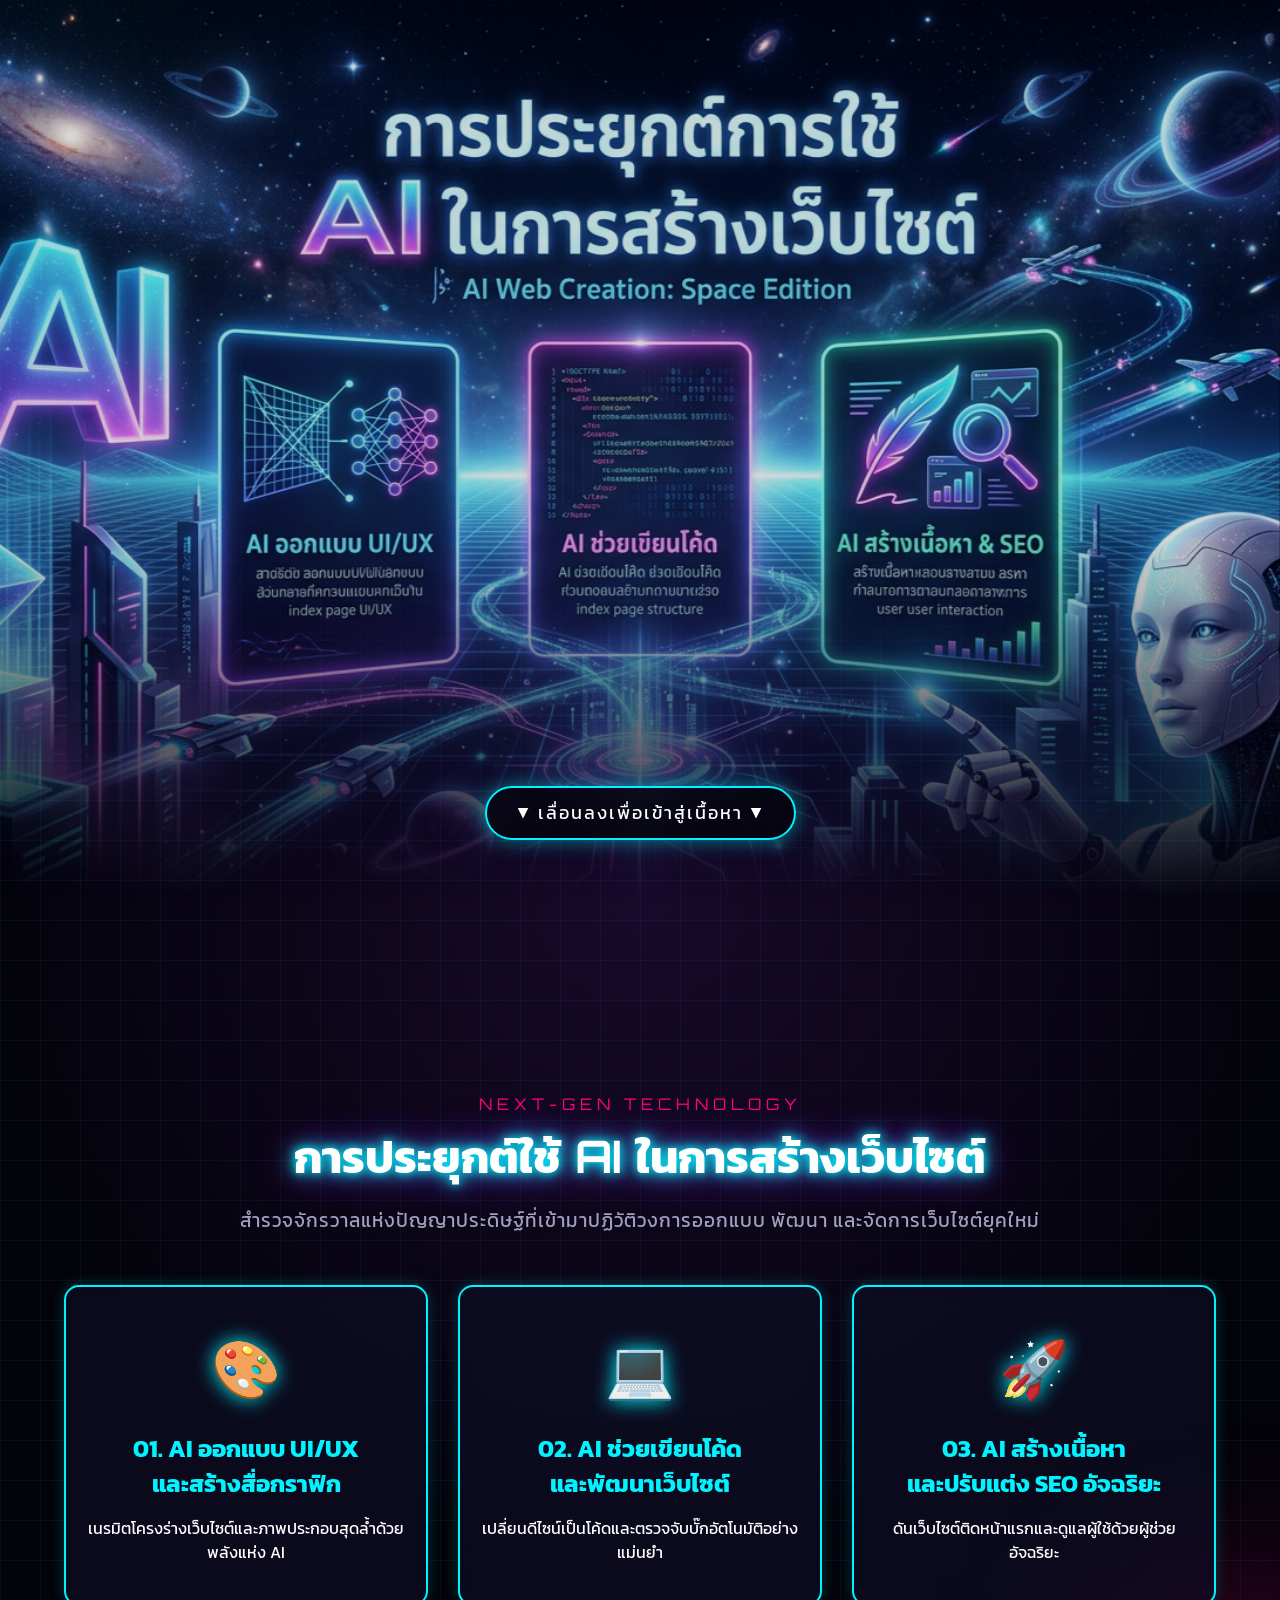
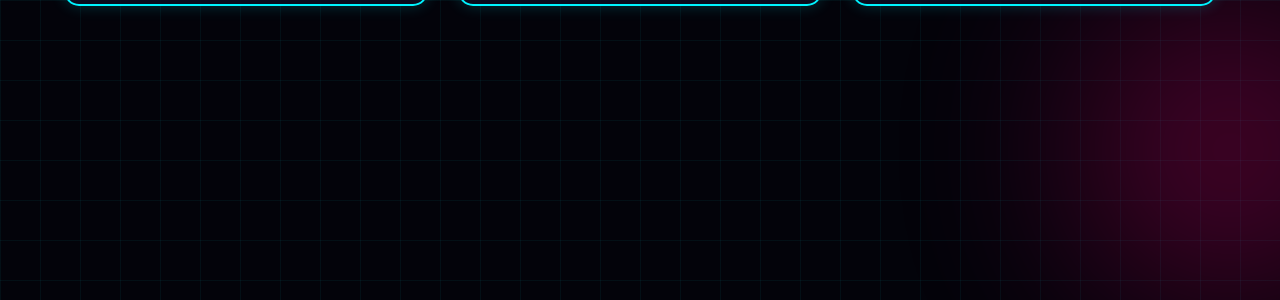
<file: index.html>
<!DOCTYPE html>
<html lang="th">
<head>
    <meta charset="UTF-8">
    <meta name="viewport" content="width=device-width, initial-scale=1.0">
    <title>AI Web Creation - Cyber Space</title>
    <link rel="stylesheet" href="style.css">
    <style>
        html {
            scroll-behavior: smooth;
        }

        /* ปรับโครงสร้างหน้าแรกให้เลื่อนขึ้น-ลงได้ */
        body {
            display: block;
        }

        /* สไตล์สำหรับ Banner ด้านหลังที่จะจางหายไปเมื่อเลื่อนลง */
        .banner-bg {
            position: fixed;
            top: 0;
            left: 0;
            width: 100%;
            height: 100vh;
            background-image: url('image/banner.png');
            background-size: cover;
            background-position: center;
            background-repeat: no-repeat;
            opacity: 0.85; /* ความชัดตอนอยู่ด้านบนสุด */
            z-index: -1;
            pointer-events: none;
            /* ไล่ขอบด้านล่างให้กลืนกับพื้นหลังเอฟเฟกต์ */
            -webkit-mask-image: linear-gradient(to bottom, rgba(0,0,0,1) 60%, rgba(0,0,0,0) 100%);
            mask-image: linear-gradient(to bottom, rgba(0,0,0,1) 60%, rgba(0,0,0,0) 100%);
            
            /* CSS เอฟเฟกต์ค่อยๆ จางหายตามการเลื่อนเมาส์ (Scroll-Driven Animation) */
            animation: fadeOutBanner linear forwards;
            animation-timeline: scroll();
            animation-range: 0vh 75vh;
        }

        @keyframes fadeOutBanner {
            0% {
                opacity: 0.85;
                transform: scale(1);
                filter: blur(0px);
            }
            100% {
                opacity: 0;
                transform: scale(1.08);
                filter: blur(8px);
            }
        }

        /* ส่วนที่ 1: ด้านบนสุดโชว์พื้นหลัง Banner */
        .hero-section {
            height: 100vh;
            display: flex;
            flex-direction: column;
            justify-content: flex-end;
            align-items: center;
            padding-bottom: 60px;
            position: relative;
        }

        /* ปุ่มบอกให้เลื่อนลง */
        .scroll-down-btn {
            color: #fff;
            text-decoration: none;
            font-family: 'Orbitron', 'Kanit', sans-serif;
            font-size: 1.1rem;
            letter-spacing: 2px;
            padding: 12px 30px;
            background: rgba(3, 3, 10, 0.75);
            border: 2px solid var(--neon-cyan);
            border-radius: 50px;
            box-shadow: 0 0 20px rgba(0, 243, 255, 0.5);
            backdrop-filter: blur(8px);
            animation: bounceGlow 2s infinite alternate;
            transition: 0.3s;
        }

        .scroll-down-btn:hover {
            background: var(--neon-cyan);
            color: #000;
            font-weight: 600;
            box-shadow: 0 0 35px var(--neon-cyan);
        }

        @keyframes bounceGlow {
            0% { transform: translateY(0); box-shadow: 0 0 15px rgba(0, 243, 255, 0.4); }
            100% { transform: translateY(-12px); box-shadow: 0 0 30px rgba(255, 0, 127, 0.8); border-color: var(--neon-pink); }
        }

        /* ส่วนที่ 2: โซนเนื้อหา 3 ปุ่มเมื่อเลื่อนลงมา */
        .menu-section {
            min-height: 100vh;
            display: flex;
            align-items: center;
            justify-content: center;
            padding: 80px 0;
        }

        /* เอฟเฟกต์ลำแสงวิ่งผ่านปุ่มเมื่อวางเมาส์ */
        .cyber-btn-card::before {
            content: '';
            position: absolute;
            top: 0;
            left: -100%;
            width: 100%;
            height: 100%;
            background: linear-gradient(90deg, transparent, rgba(255, 255, 255, 0.2), transparent);
            transition: 0.6s;
        }
        .cyber-btn-card:hover::before {
            left: 100%;
        }

        .cyber-btn-card .icon {
            transition: transform 0.3s ease, filter 0.3s ease;
        }

        /* ================= สีของปุ่มที่ 1 (สีฟ้า Cyan) ================= */
        .card-cyan:hover {
            background: linear-gradient(145deg, rgba(0, 243, 255, 0.35), rgba(16, 16, 40, 0.85));
            border-color: #00f3ff;
            box-shadow: 0 0 35px rgba(0, 243, 255, 0.7), inset 0 0 25px rgba(0, 243, 255, 0.4);
        }
        .card-cyan:hover h2 {
            color: #ffffff;
            text-shadow: 0 0 10px #00f3ff, 0 0 25px #00f3ff;
        }
        .card-cyan:hover .icon {
            transform: scale(1.18);
            filter: drop-shadow(0 0 20px #00f3ff);
        }

        /* ================= สีของปุ่มที่ 2 (สีม่วง Purple) ================= */
        .card-purple:hover {
            background: linear-gradient(145deg, rgba(188, 19, 254, 0.35), rgba(16, 16, 40, 0.85));
            border-color: #bc13fe;
            box-shadow: 0 0 35px rgba(188, 19, 254, 0.7), inset 0 0 25px rgba(188, 19, 254, 0.4);
        }
        .card-purple:hover h2 {
            color: #ffffff;
            text-shadow: 0 0 10px #bc13fe, 0 0 25px #bc13fe;
        }
        .card-purple:hover .icon {
            transform: scale(1.18);
            filter: drop-shadow(0 0 20px #bc13fe);
        }

        /* ================= สีของปุ่มที่ 3 (สีชมพู Pink) ================= */
        .card-pink:hover {
            background: linear-gradient(145deg, rgba(255, 0, 127, 0.35), rgba(16, 16, 40, 0.85));
            border-color: #ff007f;
            box-shadow: 0 0 35px rgba(255, 0, 127, 0.7), inset 0 0 25px rgba(255, 0, 127, 0.4);
        }
        .card-pink:hover h2 {
            color: #ffffff;
            text-shadow: 0 0 10px #ff007f, 0 0 25px #ff007f;
        }
        .card-pink:hover .icon {
            transform: scale(1.18);
            filter: drop-shadow(0 0 20px #ff007f);
        }
    </style>
</head>
<body>

    <!-- เลเยอร์ภาพ Banner ด้านหลัง (จะค่อยๆ จางหายเมื่อเลื่อนลง) -->
    <div class="banner-bg"></div>

    <!-- ส่วนบนสุด: โชว์ภาพ Banner เต็มจอ -->
    <section class="hero-section">
        <a href="#main-menu" class="scroll-down-btn">▼ เลื่อนลงเพื่อเข้าสู่เนื้อหา ▼</a>
    </section>

    <!-- ส่วนด้านล่าง: เมื่อเลื่อนลงมาจะเจอ 3 ปุ่มพร้อมเอฟเฟกต์อวกาศไซเบอร์ -->
    <section id="main-menu" class="menu-section">
        <div class="container">
            <div style="letter-spacing: 5px; color: var(--neon-pink); font-family: 'Orbitron'; margin-bottom: 10px;">NEXT-GEN TECHNOLOGY</div>
            <h1 class="cyber-title">การประยุกต์ใช้ AI ในการสร้างเว็บไซต์</h1>
            <p class="subtitle">สำรวจจักรวาลแห่งปัญญาประดิษฐ์ที่เข้ามาปฏิวัติวงการออกแบบ พัฒนา และจัดการเว็บไซต์ยุคใหม่</p>

            <div class="menu-grid">
                <!-- ปุ่มที่ 1 (สีฟ้า) -->
                <a href="Page1.html" class="cyber-btn-card card-cyan">
                    <div class="icon">🎨</div>
                    <h2>01. AI ออกแบบ UI/UX<br>และสร้างสื่อกราฟิก</h2>
                    <p>เนรมิตโครงร่างเว็บไซต์และภาพประกอบสุดล้ำด้วยพลังแห่ง AI</p>
                </a>

                <!-- ปุ่มที่ 2 (สีม่วง) -->
                <a href="Page2.html" class="cyber-btn-card card-purple">
                    <div class="icon">💻</div>
                    <h2>02. AI ช่วยเขียนโค้ด<br>และพัฒนาเว็บไซต์</h2>
                    <p>เปลี่ยนดีไซน์เป็นโค้ดและตรวจจับบั๊กอัตโนมัติอย่างแม่นยำ</p>
                </a>

                <!-- ปุ่มที่ 3 (สีชมพู) -->
                <a href="Page3.html" class="cyber-btn-card card-pink">
                    <div class="icon">🚀</div>
                    <h2>03. AI สร้างเนื้อหา<br>และปรับแต่ง SEO อัจฉริยะ</h2>
                    <p>ดันเว็บไซต์ติดหน้าแรกและดูแลผู้ใช้ด้วยผู้ช่วยอัจฉริยะ</p>
                </a>
            </div>
        </div>
    </section>

</body>
</html>
</file>
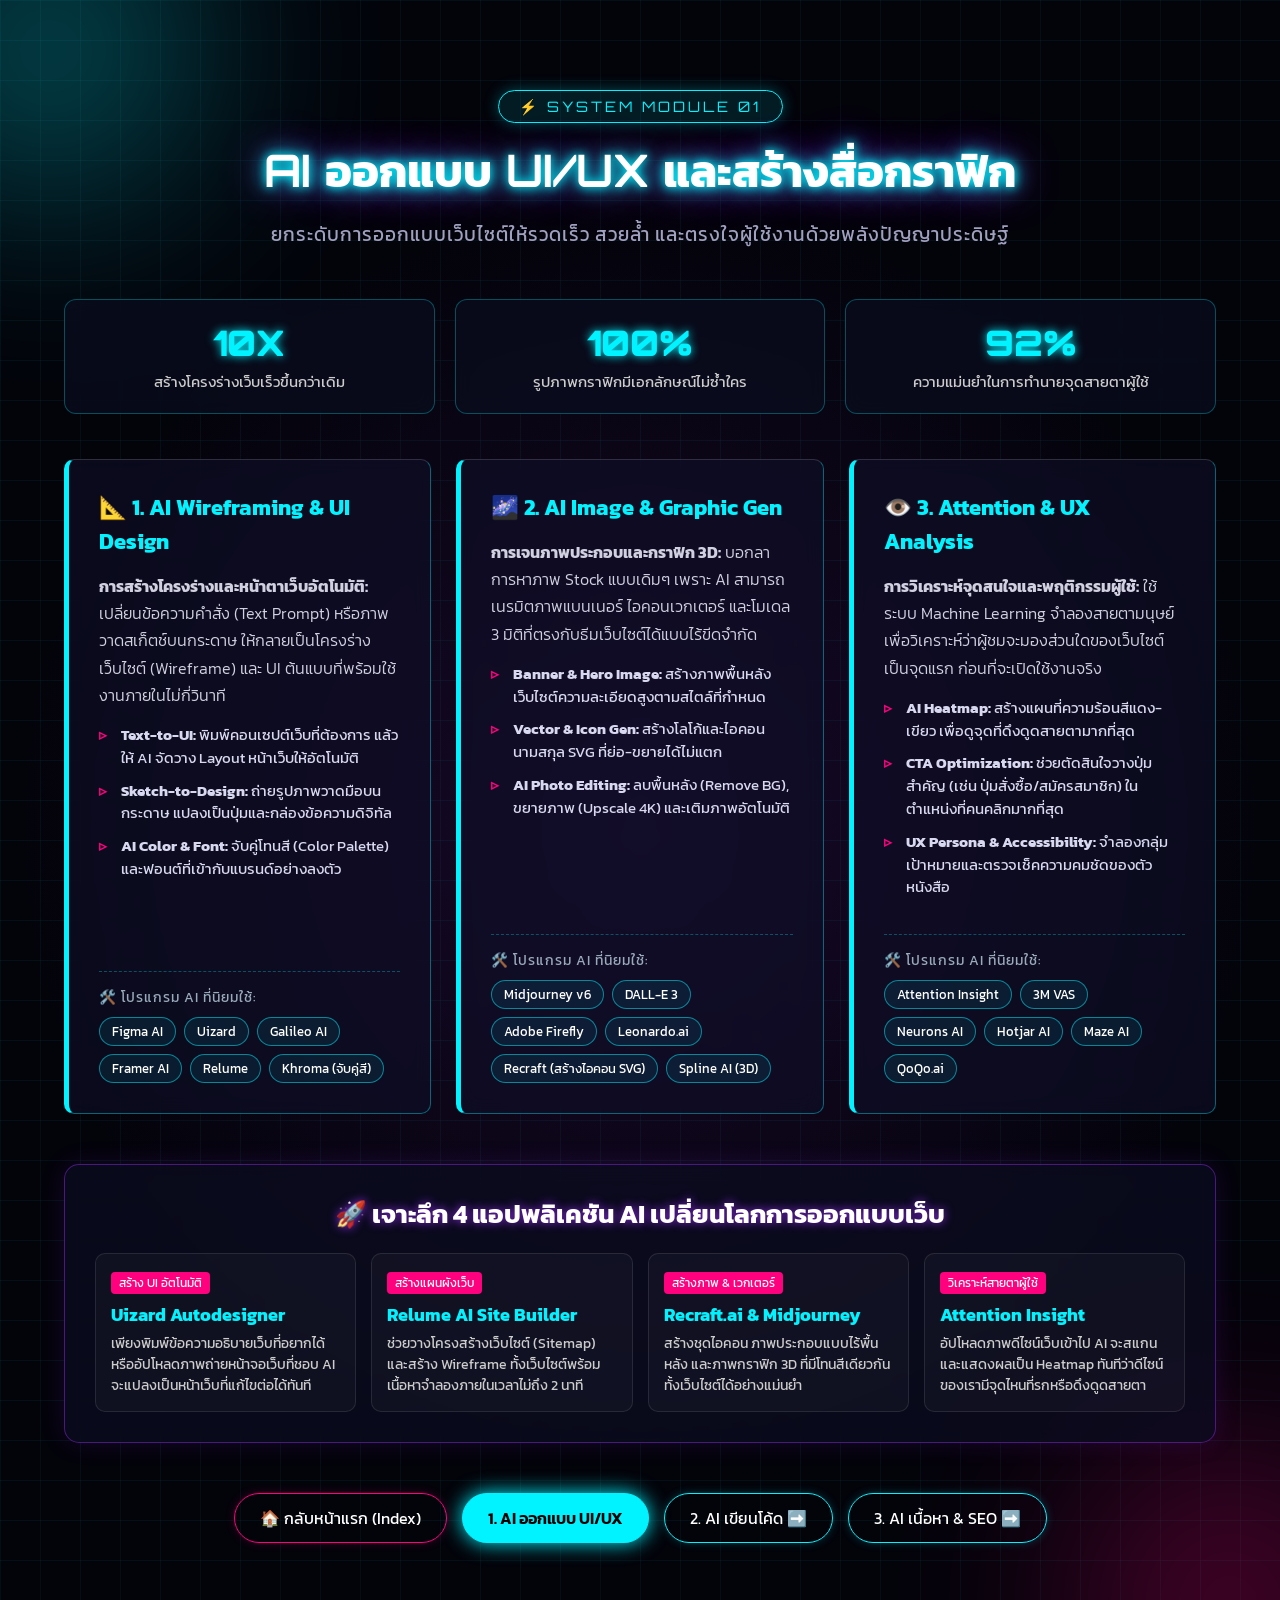
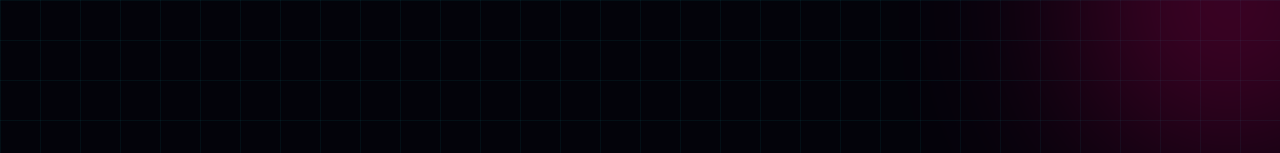
<file: page1.html>
<!DOCTYPE html>
<html lang="th">
<head>
    <meta charset="UTF-8">
    <meta name="viewport" content="width=device-width, initial-scale=1.0">
    <title>หน้าที่ 1 - AI ออกแบบ UI/UX และสร้างสื่อกราฟิก</title>
    <link rel="stylesheet" href="style.css">
    <style>
        /* ปรับหน้าให้เลื่อนดูเนื้อหาเยอะๆ ได้อย่างสวยงาม */
        body {
            justify-content: flex-start;
            padding: 40px 0 60px 0;
        }

        /* แอนิเมชันเปิดตัวเนื้อหา */
        @keyframes fadeInUp {
            from { opacity: 0; transform: translateY(30px); }
            to { opacity: 1; transform: translateY(0); }
        }

        .module-badge {
            display: inline-block;
            padding: 6px 20px;
            border: 1px solid var(--neon-cyan);
            border-radius: 50px;
            color: var(--neon-cyan);
            font-family: 'Orbitron', sans-serif;
            font-size: 0.9rem;
            letter-spacing: 3px;
            margin-bottom: 15px;
            background: rgba(0, 243, 255, 0.1);
            box-shadow: 0 0 15px rgba(0, 243, 255, 0.3);
        }

        /* แถบสถิติแบบไซเบอร์ (Cyber HUD Stats) */
        .stats-bar {
            display: grid;
            grid-template-columns: repeat(auto-fit, minmax(220px, 1fr));
            gap: 20px;
            margin-bottom: 45px;
            animation: fadeInUp 0.6s ease forwards;
        }

        .stat-box {
            background: rgba(10, 12, 30, 0.75);
            border: 1px solid rgba(0, 243, 255, 0.3);
            border-radius: 12px;
            padding: 20px;
            position: relative;
            overflow: hidden;
            backdrop-filter: blur(10px);
            transition: 0.3s;
        }

        .stat-box:hover {
            border-color: var(--neon-pink);
            box-shadow: 0 0 25px rgba(255, 0, 127, 0.4);
            transform: scale(1.03);
        }

        .stat-number {
            font-family: 'Orbitron', sans-serif;
            font-size: 2.2rem;
            font-weight: 900;
            color: var(--neon-cyan);
            text-shadow: 0 0 10px var(--neon-cyan);
        }

        .stat-label {
            color: #ccc;
            font-size: 0.95rem;
            margin-top: 5px;
        }

        /* อัปเกรดการ์ดเนื้อหาหลัก + เอฟเฟกต์เลเซอร์สแกน */
        .info-card {
            position: relative;
            overflow: hidden;
            display: flex;
            flex-direction: column;
            justify-content: space-between;
            animation: fadeInUp 0.8s ease forwards;
            border-top: 1px solid rgba(255, 255, 255, 0.15);
        }

        /* เส้นเลเซอร์วิ่งสแกนในการ์ด */
        .info-card::after {
            content: '';
            position: absolute;
            top: -50%;
            left: 0;
            width: 100%;
            height: 4px;
            background: linear-gradient(90deg, transparent, var(--neon-cyan), transparent);
            box-shadow: 0 0 15px var(--neon-cyan);
            opacity: 0.4;
            animation: scanline 6s linear infinite;
            pointer-events: none;
        }

        @keyframes scanline {
            0% { top: -10%; }
            100% { top: 110%; }
        }

        /* แยกสีการ์ดแต่ละใบเวลาเอาเมาส์ไปวาง */
        .card-1:hover {
            border-left-color: #00f3ff;
            box-shadow: 0 10px 35px rgba(0, 243, 255, 0.3), inset 0 0 20px rgba(0, 243, 255, 0.1);
        }
        .card-2:hover {
            border-left-color: #bc13fe;
            box-shadow: 0 10px 35px rgba(188, 19, 254, 0.3), inset 0 0 20px rgba(188, 19, 254, 0.1);
        }
        .card-3:hover {
            border-left-color: #ff007f;
            box-shadow: 0 10px 35px rgba(255, 0, 127, 0.3), inset 0 0 20px rgba(255, 0, 127, 0.1);
        }

        /* รายการฟีเจอร์ย่อยในการ์ด */
        .feature-list {
            list-style: none;
            margin: 15px 0;
            padding: 0;
        }

        .feature-list li {
            position: relative;
            padding-left: 22px;
            margin-bottom: 10px;
            color: #d8d8f0;
            font-size: 0.95rem;
            line-height: 1.5;
        }

        .feature-list li::before {
            content: '▹';
            position: absolute;
            left: 0;
            color: var(--neon-pink);
            font-weight: bold;
        }

        /* ป้ายกำกับแอป/โปรแกรม AI (AI Tool Badges) */
        .tools-box {
            margin-top: 20px;
            padding-top: 15px;
            border-top: 1px dashed rgba(0, 243, 255, 0.3);
        }

        .tools-title {
            font-size: 0.85rem;
            color: #99aabb;
            margin-bottom: 10px;
            text-transform: uppercase;
            letter-spacing: 1px;
        }

        .badge-container {
            display: flex;
            flex-wrap: wrap;
            gap: 8px;
        }

        .ai-badge {
            background: rgba(0, 243, 255, 0.08);
            border: 1px solid rgba(0, 243, 255, 0.5);
            color: #fff;
            padding: 4px 12px;
            border-radius: 20px;
            font-size: 0.82rem;
            font-weight: 400;
            transition: 0.25s;
            cursor: default;
        }

        .ai-badge:hover {
            background: var(--neon-cyan);
            color: #000;
            font-weight: 600;
            box-shadow: 0 0 12px var(--neon-cyan);
            transform: translateY(-2px);
        }

        /* โซนตารางแนะนำโปรแกรม AI ยอดนิยมด้านล่าง */
        .showcase-section {
            margin: 40px 0 50px 0;
            background: rgba(12, 14, 34, 0.7);
            border: 1px solid rgba(138, 43, 226, 0.5);
            border-radius: 15px;
            padding: 30px;
            backdrop-filter: blur(10px);
            box-shadow: 0 0 25px rgba(138, 43, 226, 0.15);
            animation: fadeInUp 1s ease forwards;
        }

        .showcase-title {
            font-size: 1.6rem;
            color: #fff;
            margin-bottom: 20px;
            text-shadow: 0 0 10px var(--neon-purple);
        }

        .app-grid {
            display: grid;
            grid-template-columns: repeat(auto-fit, minmax(240px, 1fr));
            gap: 15px;
            text-align: left;
        }

        .app-item {
            background: rgba(255, 255, 255, 0.03);
            border: 1px solid rgba(255, 255, 255, 0.1);
            border-radius: 10px;
            padding: 15px;
            transition: 0.3s;
        }

        .app-item:hover {
            background: rgba(188, 19, 254, 0.15);
            border-color: var(--neon-pink);
            transform: translateY(-4px);
            box-shadow: 0 5px 15px rgba(255, 0, 127, 0.25);
        }

        .app-item h4 {
            color: var(--neon-cyan);
            font-size: 1.1rem;
            margin-bottom: 5px;
        }

        .app-item span {
            display: inline-block;
            font-size: 0.75rem;
            background: var(--neon-pink);
            color: #fff;
            padding: 2px 8px;
            border-radius: 4px;
            margin-bottom: 8px;
        }

        .app-item p {
            font-size: 0.88rem;
            color: #ccc;
            line-height: 1.5;
        }
    </style>
</head>
<body>

    <div class="container">
        <div class="module-badge">⚡ SYSTEM MODULE 01</div>
        <h1 class="cyber-title">AI ออกแบบ UI/UX และสร้างสื่อกราฟิก</h1>
        <p class="subtitle">ยกระดับการออกแบบเว็บไซต์ให้รวดเร็ว สวยล้ำ และตรงใจผู้ใช้งานด้วยพลังปัญญาประดิษฐ์</p>

        <!-- แถบสถิติแสดงประสิทธิภาพของ AI -->
        <div class="stats-bar">
            <div class="stat-box">
                <div class="stat-number">10X</div>
                <div class="stat-label">สร้างโครงร่างเว็บเร็วขึ้นกว่าเดิม</div>
            </div>
            <div class="stat-box">
                <div class="stat-number">100%</div>
                <div class="stat-label">รูปภาพกราฟิกมีเอกลักษณ์ไม่ซ้ำใคร</div>
            </div>
            <div class="stat-box">
                <div class="stat-number">92%</div>
                <div class="stat-label">ความแม่นยำในการทำนายจุดสายตาผู้ใช้</div>
            </div>
        </div>

        <!-- การ์ดเนื้อหาหลัก 3 หัวข้อ -->
        <div class="content-grid">
            
            <!-- หัวข้อย่อย 1 -->
            <div class="info-card card-1">
                <div>
                    <h3>📐 1. AI Wireframing & UI Design</h3>
                    <p><strong>การสร้างโครงร่างและหน้าตาเว็บอัตโนมัติ:</strong> เปลี่ยนข้อความคำสั่ง (Text Prompt) หรือภาพวาดสเก็ตช์บนกระดาษ ให้กลายเป็นโครงร่างเว็บไซต์ (Wireframe) และ UI ต้นแบบที่พร้อมใช้งานภายในไม่กี่วินาที</p>
                    <ul class="feature-list">
                        <li><strong>Text-to-UI:</strong> พิมพ์คอนเซปต์เว็บที่ต้องการ แล้วให้ AI จัดวาง Layout หน้าเว็บให้อัตโนมัติ</li>
                        <li><strong>Sketch-to-Design:</strong> ถ่ายรูปภาพวาดมือบนกระดาษ แปลงเป็นปุ่มและกล่องข้อความดิจิทัล</li>
                        <li><strong>AI Color & Font:</strong> จับคู่โทนสี (Color Palette) และฟอนต์ที่เข้ากับแบรนด์อย่างลงตัว</li>
                    </ul>
                </div>
                <div class="tools-box">
                    <div class="tools-title">🛠️ โปรแกรม AI ที่นิยมใช้:</div>
                    <div class="badge-container">
                        <span class="ai-badge">Figma AI</span>
                        <span class="ai-badge">Uizard</span>
                        <span class="ai-badge">Galileo AI</span>
                        <span class="ai-badge">Framer AI</span>
                        <span class="ai-badge">Relume</span>
                        <span class="ai-badge">Khroma (จับคู่สี)</span>
                    </div>
                </div>
            </div>

            <!-- หัวข้อย่อย 2 -->
            <div class="info-card card-2">
                <div>
                    <h3>🌌 2. AI Image & Graphic Gen</h3>
                    <p><strong>การเจนภาพประกอบและกราฟิก 3D:</strong> บอกลาการหาภาพ Stock แบบเดิมๆ เพราะ AI สามารถเนรมิตภาพแบนเนอร์ ไอคอนเวกเตอร์ และโมเดล 3 มิติที่ตรงกับธีมเว็บไซต์ได้แบบไร้ขีดจำกัด</p>
                    <ul class="feature-list">
                        <li><strong>Banner & Hero Image:</strong> สร้างภาพพื้นหลังเว็บไซต์ความละเอียดสูงตามสไตล์ที่กำหนด</li>
                        <li><strong>Vector & Icon Gen:</strong> สร้างโลโก้และไอคอนนามสกุล SVG ที่ย่อ-ขยายได้ไม่แตก</li>
                        <li><strong>AI Photo Editing:</strong> ลบพื้นหลัง (Remove BG), ขยายภาพ (Upscale 4K) และเติมภาพอัตโนมัติ</li>
                    </ul>
                </div>
                <div class="tools-box">
                    <div class="tools-title">🛠️ โปรแกรม AI ที่นิยมใช้:</div>
                    <div class="badge-container">
                        <span class="ai-badge">Midjourney v6</span>
                        <span class="ai-badge">DALL-E 3</span>
                        <span class="ai-badge">Adobe Firefly</span>
                        <span class="ai-badge">Leonardo.ai</span>
                        <span class="ai-badge">Recraft (สร้างไอคอน SVG)</span>
                        <span class="ai-badge">Spline AI (3D)</span>
                    </div>
                </div>
            </div>

            <!-- หัวข้อย่อย 3 -->
            <div class="info-card card-3">
                <div>
                    <h3>👁️ 3. Attention & UX Analysis</h3>
                    <p><strong>การวิเคราะห์จุดสนใจและพฤติกรรมผู้ใช้:</strong> ใช้ระบบ Machine Learning จำลองสายตามนุษย์เพื่อวิเคราะห์ว่าผู้ชมจะมองส่วนใดของเว็บไซต์เป็นจุดแรก ก่อนที่จะเปิดใช้งานจริง</p>
                    <ul class="feature-list">
                        <li><strong>AI Heatmap:</strong> สร้างแผนที่ความร้อนสีแดง-เขียว เพื่อดูจุดที่ดึงดูดสายตามากที่สุด</li>
                        <li><strong>CTA Optimization:</strong> ช่วยตัดสินใจวางปุ่มสำคัญ (เช่น ปุ่มสั่งซื้อ/สมัครสมาชิก) ในตำแหน่งที่คนคลิกมากที่สุด</li>
                        <li><strong>UX Persona & Accessibility:</strong> จำลองกลุ่มเป้าหมายและตรวจเช็คความคมชัดของตัวหนังสือ</li>
                    </ul>
                </div>
                <div class="tools-box">
                    <div class="tools-title">🛠️ โปรแกรม AI ที่นิยมใช้:</div>
                    <div class="badge-container">
                        <span class="ai-badge">Attention Insight</span>
                        <span class="ai-badge">3M VAS</span>
                        <span class="ai-badge">Neurons AI</span>
                        <span class="ai-badge">Hotjar AI</span>
                        <span class="ai-badge">Maze AI</span>
                        <span class="ai-badge">QoQo.ai</span>
                    </div>
                </div>
            </div>

        </div>

        <!-- โซนพิเศษ: เจาะลึกโปรแกรม AI ยอดฮิตสำหรับนักออกแบบเว็บ -->
        <div class="showcase-section">
            <h2 class="showcase-title">🚀 เจาะลึก 4 แอปพลิเคชัน AI เปลี่ยนโลกการออกแบบเว็บ</h2>
            <div class="app-grid">
                <div class="app-item">
                    <span>สร้าง UI อัตโนมัติ</span>
                    <h4>Uizard Autodesigner</h4>
                    <p>เพียงพิมพ์ข้อความอธิบายเว็บที่อยากได้ หรืออัปโหลดภาพถ่ายหน้าจอเว็บที่ชอบ AI จะแปลงเป็นหน้าเว็บที่แก้ไขต่อได้ทันที</p>
                </div>
                <div class="app-item">
                    <span>สร้างแผนผังเว็บ</span>
                    <h4>Relume AI Site Builder</h4>
                    <p>ช่วยวางโครงสร้างเว็บไซต์ (Sitemap) และสร้าง Wireframe ทั้งเว็บไซต์พร้อมเนื้อหาจำลองภายในเวลาไม่ถึง 2 นาที</p>
                </div>
                <div class="app-item">
                    <span>สร้างภาพ & เวกเตอร์</span>
                    <h4>Recraft.ai & Midjourney</h4>
                    <p>สร้างชุดไอคอน ภาพประกอบแบบไร้พื้นหลัง และภาพกราฟิก 3D ที่มีโทนสีเดียวกันทั้งเว็บไซต์ได้อย่างแม่นยำ</p>
                </div>
                <div class="app-item">
                    <span>วิเคราะห์สายตาผู้ใช้</span>
                    <h4>Attention Insight</h4>
                    <p>อัปโหลดภาพดีไซน์เว็บเข้าไป AI จะสแกนและแสดงผลเป็น Heatmap ทันทีว่าดีไซน์ของเรามีจุดไหนที่รกหรือดึงดูดสายตา</p>
                </div>
            </div>
        </div>

        <!-- ปุ่มนำทาง -->
        <div class="nav-container">
            <a href="index.html" class="nav-btn home-btn">🏠 กลับหน้าแรก (Index)</a>
            <a href="page1.html" class="nav-btn active">1. AI ออกแบบ UI/UX</a>
            <a href="page2.html" class="nav-btn">2. AI เขียนโค้ด ➡️</a>
            <a href="page3.html" class="nav-btn">3. AI เนื้อหา & SEO ➡️</a>
        </div>
    </div>

</body>
</html>
</file>
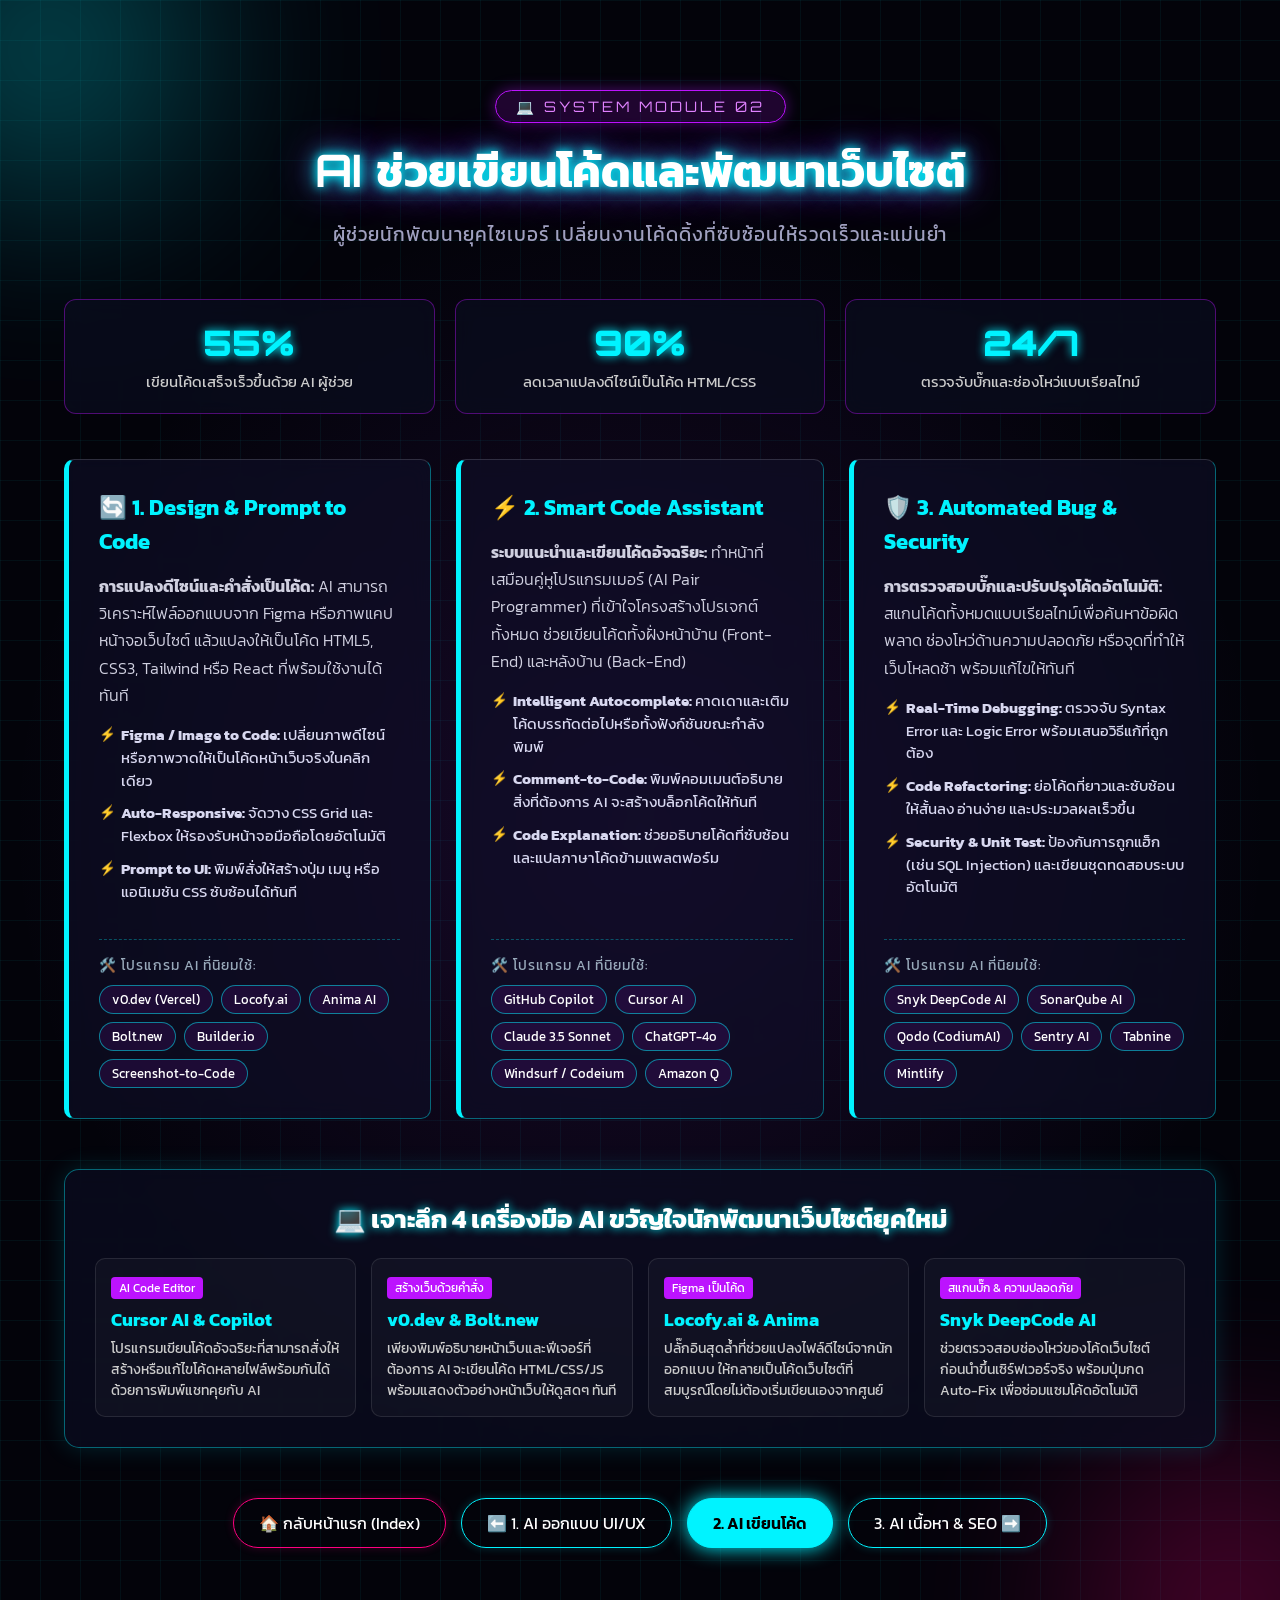
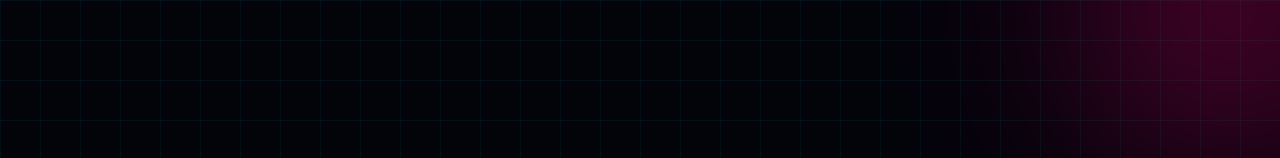
<file: page2.html>
<!DOCTYPE html>
<html lang="th">
<head>
    <meta charset="UTF-8">
    <meta name="viewport" content="width=device-width, initial-scale=1.0">
    <title>หน้าที่ 2 - AI ช่วยเขียนโค้ดและพัฒนาเว็บไซต์</title>
    <!-- Import Google Font: Orbitron -->
    <link rel="preconnect" href="https://fonts.googleapis.com">
    <link rel="preconnect" href="https://fonts.gstatic.com" crossorigin>
    <link href="https://fonts.googleapis.com/css2?family=Orbitron:wght@400..900&display=swap" rel="stylesheet">
    
    <link rel="stylesheet" href="style.css">
    <style>
        /* ประกาศตัวแปรสี Neon Cyan */
        :root {
            --neon-cyan: #00f3ff;
        }

        /* ปรับหน้าให้เลื่อนดูเนื้อหาได้สะดวก */
        body {
            justify-content: flex-start;
            padding: 40px 0 60px 0;
        }

        /* แอนิเมชันเปิดตัวเนื้อหา */
        @keyframes fadeInUp {
            from { opacity: 0; transform: translateY(30px); }
            to { opacity: 1; transform: translateY(0); }
        }

        .module-badge {
            display: inline-block;
            padding: 6px 20px;
            border: 1px solid #bc13fe;
            border-radius: 50px;
            color: #e082ff;
            font-family: 'Orbitron', sans-serif;
            font-size: 0.9rem;
            letter-spacing: 3px;
            margin-bottom: 15px;
            background: rgba(188, 19, 254, 0.15);
            box-shadow: 0 0 15px rgba(188, 19, 254, 0.4);
        }

        /* แถบสถิติแบบไซเบอร์ (Cyber HUD Stats) */
        .stats-bar {
            display: grid;
            grid-template-columns: repeat(auto-fit, minmax(220px, 1fr));
            gap: 20px;
            margin-bottom: 45px;
            animation: fadeInUp 0.6s ease forwards;
        }

        .stat-box {
            background: rgba(10, 12, 30, 0.75);
            border: 1px solid rgba(188, 19, 254, 0.4);
            border-radius: 12px;
            padding: 20px;
            position: relative;
            overflow: hidden;
            backdrop-filter: blur(10px);
            transition: 0.3s;
        }

        .stat-box:hover {
            border-color: var(--neon-cyan);
            box-shadow: 0 0 25px rgba(0, 243, 255, 0.4);
            transform: scale(1.03);
        }

        .stat-number {
            font-family: 'Orbitron', sans-serif;
            font-size: 2.2rem;
            font-weight: 900;
            color: var(--neon-cyan);
            text-shadow: 0 0 10px var(--neon-cyan);
        }

        .stat-label {
            color: #ccc;
            font-size: 0.95rem;
            margin-top: 5px;
        }

        /* อัปเกรดการ์ดเนื้อหาหลัก + เอฟเฟกต์เลเซอร์สแกน */
        .info-card {
            position: relative;
            overflow: hidden;
            display: flex;
            flex-direction: column;
            justify-content: space-between;
            animation: fadeInUp 0.8s ease forwards;
            border-top: 1px solid rgba(255, 255, 255, 0.15);
        }

        /* เส้นเลเซอร์วิ่งสแกนในการ์ด */
        .info-card::after {
            content: '';
            position: absolute;
            top: -50%;
            left: 0;
            width: 100%;
            height: 4px;
            background: linear-gradient(90deg, transparent, #bc13fe, var(--neon-cyan), transparent);
            box-shadow: 0 0 15px var(--neon-cyan);
            opacity: 0.45;
            animation: scanline 6s linear infinite;
            pointer-events: none;
        }

        @keyframes scanline {
            0% { top: -10%; }
            100% { top: 110%; }
        }

        /* แยกสีการ์ดแต่ละใบเวลาเอาเมาส์ไปวาง */
        .card-1:hover {
            border-left-color: #00f3ff;
            box-shadow: 0 10px 35px rgba(0, 243, 255, 0.3), inset 0 0 20px rgba(0, 243, 255, 0.1);
        }
        .card-2:hover {
            border-left-color: #bc13fe;
            box-shadow: 0 10px 35px rgba(188, 19, 254, 0.3), inset 0 0 20px rgba(188, 19, 254, 0.1);
        }
        .card-3:hover {
            border-left-color: #ff007f;
            box-shadow: 0 10px 35px rgba(255, 0, 127, 0.3), inset 0 0 20px rgba(255, 0, 127, 0.1);
        }

        /* รายการฟีเจอร์ย่อยในการ์ด */
        .feature-list {
            list-style: none;
            margin: 15px 0;
            padding: 0;
        }

        .feature-list li {
            position: relative;
            padding-left: 22px;
            margin-bottom: 10px;
            color: #d8d8f0;
            font-size: 0.95rem;
            line-height: 1.5;
        }

        .feature-list li::before {
            content: '⚡';
            position: absolute;
            left: 0;
            font-size: 0.85rem;
        }

        /* ป้ายกำกับแอป/โปรแกรม AI (AI Tool Badges) */
        .tools-box {
            margin-top: 20px;
            padding-top: 15px;
            border-top: 1px dashed rgba(0, 243, 255, 0.3);
        }

        .tools-title {
            font-size: 0.85rem;
            color: #99aabb;
            margin-bottom: 10px;
            text-transform: uppercase;
            letter-spacing: 1px;
        }

        .badge-container {
            display: flex;
            flex-wrap: wrap;
            gap: 8px;
        }

        .ai-badge {
            background: rgba(188, 19, 254, 0.1);
            border: 1px solid rgba(0, 243, 255, 0.5);
            color: #fff;
            padding: 4px 12px;
            border-radius: 20px;
            font-size: 0.82rem;
            font-weight: 400;
            transition: 0.25s;
            cursor: default;
        }

        .ai-badge:hover {
            background: var(--neon-cyan);
            color: #000;
            font-weight: 600;
            box-shadow: 0 0 12px var(--neon-cyan);
            transform: translateY(-2px);
        }

        /* โซนตารางแนะนำโปรแกรม AI ยอดนิยมด้านล่าง */
        .showcase-section {
            margin: 40px 0 50px 0;
            background: rgba(12, 14, 34, 0.7);
            border: 1px solid rgba(0, 243, 255, 0.4);
            border-radius: 15px;
            padding: 30px;
            backdrop-filter: blur(10px);
            box-shadow: 0 0 25px rgba(0, 243, 255, 0.15);
            animation: fadeInUp 1s ease forwards;
        }

        .showcase-title {
            font-size: 1.6rem;
            color: #fff;
            margin-bottom: 20px;
            text-shadow: 0 0 10px var(--neon-cyan);
        }

        .app-grid {
            display: grid;
            grid-template-columns: repeat(auto-fit, minmax(240px, 1fr));
            gap: 15px;
            text-align: left;
        }

        .app-item {
            background: rgba(255, 255, 255, 0.03);
            border: 1px solid rgba(255, 255, 255, 0.1);
            border-radius: 10px;
            padding: 15px;
            transition: 0.3s;
        }

        .app-item:hover {
            background: rgba(0, 243, 255, 0.12);
            border-color: var(--neon-cyan);
            transform: translateY(-4px);
            box-shadow: 0 5px 15px rgba(0, 243, 255, 0.25);
        }

        .app-item h4 {
            color: var(--neon-cyan);
            font-size: 1.1rem;
            margin-bottom: 5px;
        }

        .app-item span {
            display: inline-block;
            font-size: 0.75rem;
            background: #bc13fe;
            color: #fff;
            padding: 2px 8px;
            border-radius: 4px;
            margin-bottom: 8px;
        }

        .app-item p {
            font-size: 0.88rem;
            color: #ccc;
            line-height: 1.5;
        }
    </style>
</head>
<body>

    <div class="container">
        <div class="module-badge">💻 SYSTEM MODULE 02</div>
        <h1 class="cyber-title">AI ช่วยเขียนโค้ดและพัฒนาเว็บไซต์</h1>
        <p class="subtitle">ผู้ช่วยนักพัฒนายุคไซเบอร์ เปลี่ยนงานโค้ดดิ้งที่ซับซ้อนให้รวดเร็วและแม่นยำ</p>

        <!-- แถบสถิติแสดงประสิทธิภาพของ AI ในการเขียนโค้ด -->
        <div class="stats-bar">
            <div class="stat-box">
                <div class="stat-number">55%</div>
                <div class="stat-label">เขียนโค้ดเสร็จเร็วขึ้นด้วย AI ผู้ช่วย</div>
            </div>
            <div class="stat-box">
                <div class="stat-number">90%</div>
                <div class="stat-label">ลดเวลาแปลงดีไซน์เป็นโค้ด HTML/CSS</div>
            </div>
            <div class="stat-box">
                <div class="stat-number">24/7</div>
                <div class="stat-label">ตรวจจับบั๊กและช่องโหว่แบบเรียลไทม์</div>
            </div>
        </div>

        <!-- การ์ดเนื้อหาหลัก 3 หัวข้อ -->
        <div class="content-grid">
            
            <!-- หัวข้อย่อย 1 -->
            <div class="info-card card-1">
                <div>
                    <h3>🔄 1. Design & Prompt to Code</h3>
                    <p><strong>การแปลงดีไซน์และคำสั่งเป็นโค้ด:</strong> AI สามารถวิเคราะห์ไฟล์ออกแบบจาก Figma หรือภาพแคปหน้าจอเว็บไซต์ แล้วแปลงให้เป็นโค้ด HTML5, CSS3, Tailwind หรือ React ที่พร้อมใช้งานได้ทันที</p>
                    <ul class="feature-list">
                        <li><strong>Figma / Image to Code:</strong> เปลี่ยนภาพดีไซน์หรือภาพวาดให้เป็นโค้ดหน้าเว็บจริงในคลิกเดียว</li>
                        <li><strong>Auto-Responsive:</strong> จัดวาง CSS Grid และ Flexbox ให้รองรับหน้าจอมือถือโดยอัตโนมัติ</li>
                        <li><strong>Prompt to UI:</strong> พิมพ์สั่งให้สร้างปุ่ม เมนู หรือแอนิเมชัน CSS ซับซ้อนได้ทันที</li>
                    </ul>
                </div>
                <div class="tools-box">
                    <div class="tools-title">🛠️ โปรแกรม AI ที่นิยมใช้:</div>
                    <div class="badge-container">
                        <span class="ai-badge">v0.dev (Vercel)</span>
                        <span class="ai-badge">Locofy.ai</span>
                        <span class="ai-badge">Anima AI</span>
                        <span class="ai-badge">Bolt.new</span>
                        <span class="ai-badge">Builder.io</span>
                        <span class="ai-badge">Screenshot-to-Code</span>
                    </div>
                </div>
            </div>

            <!-- หัวข้อย่อย 2 -->
            <div class="info-card card-2">
                <div>
                    <h3>⚡ 2. Smart Code Assistant</h3>
                    <p><strong>ระบบแนะนำและเขียนโค้ดอัจฉริยะ:</strong> ทำหน้าที่เสมือนคู่หูโปรแกรมเมอร์ (AI Pair Programmer) ที่เข้าใจโครงสร้างโปรเจกต์ทั้งหมด ช่วยเขียนโค้ดทั้งฝั่งหน้าบ้าน (Front-End) และหลังบ้าน (Back-End)</p>
                    <ul class="feature-list">
                        <li><strong>Intelligent Autocomplete:</strong> คาดเดาและเติมโค้ดบรรทัดต่อไปหรือทั้งฟังก์ชันขณะกำลังพิมพ์</li>
                        <li><strong>Comment-to-Code:</strong> พิมพ์คอมเมนต์อธิบายสิ่งที่ต้องการ AI จะสร้างบล็อกโค้ดให้ทันที</li>
                        <li><strong>Code Explanation:</strong> ช่วยอธิบายโค้ดที่ซับซ้อนและแปลภาษาโค้ดข้ามแพลตฟอร์ม</li>
                    </ul>
                </div>
                <div class="tools-box">
                    <div class="tools-title">🛠️ โปรแกรม AI ที่นิยมใช้:</div>
                    <div class="badge-container">
                        <span class="ai-badge">GitHub Copilot</span>
                        <span class="ai-badge">Cursor AI</span>
                        <span class="ai-badge">Claude 3.5 Sonnet</span>
                        <span class="ai-badge">ChatGPT-4o</span>
                        <span class="ai-badge">Windsurf / Codeium</span>
                        <span class="ai-badge">Amazon Q</span>
                    </div>
                </div>
            </div>

            <!-- หัวข้อย่อย 3 -->
            <div class="info-card card-3">
                <div>
                    <h3>🛡️ 3. Automated Bug & Security</h3>
                    <p><strong>การตรวจสอบบั๊กและปรับปรุงโค้ดอัตโนมัติ:</strong> สแกนโค้ดทั้งหมดแบบเรียลไทม์เพื่อค้นหาข้อผิดพลาด ช่องโหว่ด้านความปลอดภัย หรือจุดที่ทำให้เว็บโหลดช้า พร้อมแก้ไขให้ทันที</p>
                    <ul class="feature-list">
                        <li><strong>Real-Time Debugging:</strong> ตรวจจับ Syntax Error และ Logic Error พร้อมเสนอวิธีแก้ที่ถูกต้อง</li>
                        <li><strong>Code Refactoring:</strong> ย่อโค้ดที่ยาวและซับซ้อนให้สั้นลง อ่านง่าย และประมวลผลเร็วขึ้น</li>
                        <li><strong>Security & Unit Test:</strong> ป้องกันการถูกแฮ็ก (เช่น SQL Injection) และเขียนชุดทดสอบระบบอัตโนมัติ</li>
                    </ul>
                </div>
                <div class="tools-box">
                    <div class="tools-title">🛠️ โปรแกรม AI ที่นิยมใช้:</div>
                    <div class="badge-container">
                        <span class="ai-badge">Snyk DeepCode AI</span>
                        <span class="ai-badge">SonarQube AI</span>
                        <span class="ai-badge">Qodo (CodiumAI)</span>
                        <span class="ai-badge">Sentry AI</span>
                        <span class="ai-badge">Tabnine</span>
                        <span class="ai-badge">Mintlify</span>
                    </div>
                </div>
            </div>

        </div>

        <!-- โซนพิเศษ: เจาะลึกโปรแกรม AI ยอดฮิตสำหรับนักพัฒนาเว็บ -->
        <div class="showcase-section">
            <h2 class="showcase-title">💻 เจาะลึก 4 เครื่องมือ AI ขวัญใจนักพัฒนาเว็บไซต์ยุคใหม่</h2>
            <div class="app-grid">
                <div class="app-item">
                    <span>AI Code Editor</span>
                    <h4>Cursor AI & Copilot</h4>
                    <p>โปรแกรมเขียนโค้ดอัจฉริยะที่สามารถสั่งให้สร้างหรือแก้ไขโค้ดหลายไฟล์พร้อมกันได้ด้วยการพิมพ์แชทคุยกับ AI</p>
                </div>
                <div class="app-item">
                    <span>สร้างเว็บด้วยคำสั่ง</span>
                    <h4>v0.dev & Bolt.new</h4>
                    <p>เพียงพิมพ์อธิบายหน้าเว็บและฟีเจอร์ที่ต้องการ AI จะเขียนโค้ด HTML/CSS/JS พร้อมแสดงตัวอย่างหน้าเว็บให้ดูสดๆ ทันที</p>
                </div>
                <div class="app-item">
                    <span>Figma เป็นโค้ด</span>
                    <h4>Locofy.ai & Anima</h4>
                    <p>ปลั๊กอินสุดล้ำที่ช่วยแปลงไฟล์ดีไซน์จากนักออกแบบ ให้กลายเป็นโค้ดเว็บไซต์ที่สมบูรณ์โดยไม่ต้องเริ่มเขียนเองจากศูนย์</p>
                </div>
                <div class="app-item">
                    <span>สแกนบั๊ก & ความปลอดภัย</span>
                    <h4>Snyk DeepCode AI</h4>
                    <p>ช่วยตรวจสอบช่องโหว่ของโค้ดเว็บไซต์ก่อนนำขึ้นเซิร์ฟเวอร์จริง พร้อมปุ่มกด Auto-Fix เพื่อซ่อมแซมโค้ดอัตโนมัติ</p>
                </div>
            </div>
        </div>

        <!-- ปุ่มนำทาง -->
        <div class="nav-container">
            <a href="index.html" class="nav-btn home-btn">🏠 กลับหน้าแรก (Index)</a>
            <a href="page1.html" class="nav-btn">⬅️ 1. AI ออกแบบ UI/UX</a>
            <a href="page2.html" class="nav-btn active">2. AI เขียนโค้ด</a>
            <a href="page3.html" class="nav-btn">3. AI เนื้อหา & SEO ➡️</a>
        </div>
    </div>

</body>
</html>
</file>
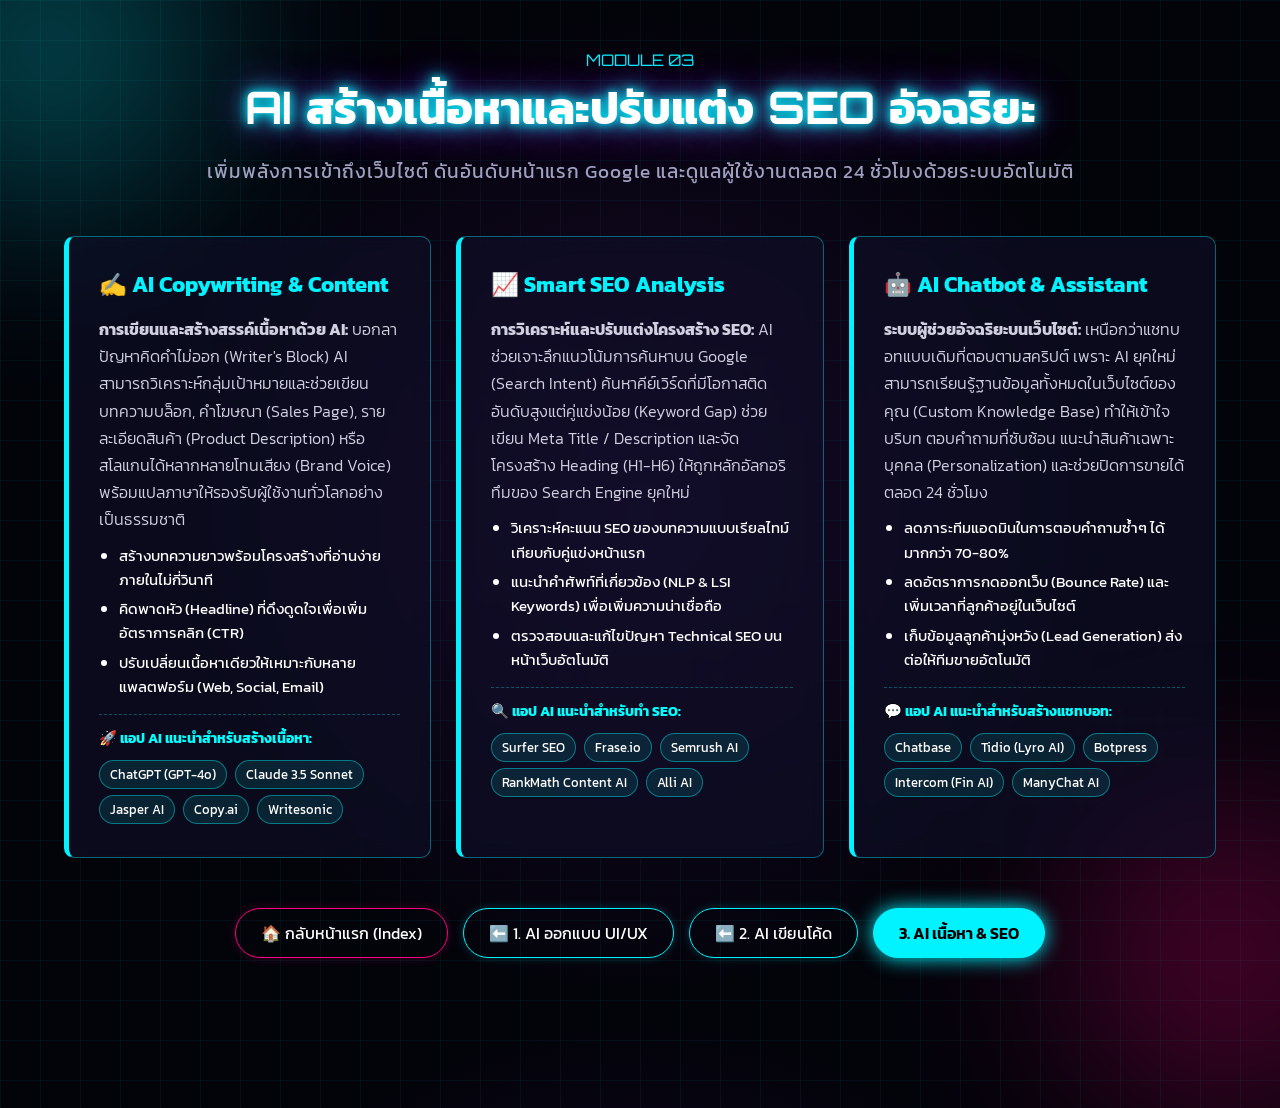
<file: page3.html>
<!DOCTYPE html>
<html lang="th">

<head>
    <meta charset="UTF-8">
    <meta name="viewport" content="width=device-width, initial-scale=1.0">
    <title>หน้าที่ 3 - AI สร้างเนื้อหาและปรับแต่ง SEO อัจฉริยะ</title>
    <link rel="stylesheet" href="style.css">
    <style>
        /* สไตล์เสริมสำหรับแสดงรายชื่อแอป AI ให้เข้ากับธีม Cyberpunk เดิม */
        .ai-tools-box {
            margin-top: 15px;
            padding-top: 12px;
            border-top: 1px dashed rgba(0, 255, 255, 0.3);
        }
        .ai-tools-title {
            font-size: 0.9em;
            color: #00ffff;
            margin-bottom: 8px;
            font-weight: bold;
            display: block;
        }
        .tool-tag {
            display: inline-block;
            background: rgba(0, 255, 255, 0.1);
            border: 1px solid rgba(0, 255, 255, 0.4);
            color: #ffffff;
            padding: 4px 10px;
            border-radius: 20px;
            font-size: 0.8em;
            margin: 3px 4px 3px 0;
            transition: all 0.3s ease;
        }
        .tool-tag:hover {
            background: rgba(0, 255, 255, 0.3);
            box-shadow: 0 0 8px rgba(0, 255, 255, 0.6);
            transform: translateY(-2px);
        }
        .feature-list {
            margin: 10px 0;
            padding-left: 20px;
            font-size: 0.95em;
            line-height: 1.6;
        }
        .feature-list li {
            margin-bottom: 5px;
        }
    </style>
</head>

<body>

    <div class="container">

        <div style="color: var(--neon-cyan); font-family: 'Orbitron'; margin-bottom: 5px;">MODULE 03</div>

        <h1 class="cyber-title">AI สร้างเนื้อหาและปรับแต่ง SEO อัจฉริยะ</h1>

        <p class="subtitle">เพิ่มพลังการเข้าถึงเว็บไซต์ ดันอันดับหน้าแรก Google และดูแลผู้ใช้งานตลอด 24 ชั่วโมงด้วยระบบอัตโนมัติ</p>

        <div class="content-grid">

            <!-- หัวข้อย่อย 1 -->
            <div class="info-card">
                <h3>✍️ AI Copywriting & Content</h3>
                <p><strong>การเขียนและสร้างสรรค์เนื้อหาด้วย AI:</strong> บอกลาปัญหาคิดคำไม่ออก (Writer's Block) AI สามารถวิเคราะห์กลุ่มเป้าหมายและช่วยเขียนบทความบล็อก, คำโฆษณา (Sales Page), รายละเอียดสินค้า (Product Description) หรือสโลแกนได้หลากหลายโทนเสียง (Brand Voice) พร้อมแปลภาษาให้รองรับผู้ใช้งานทั่วโลกอย่างเป็นธรรมชาติ</p>
                
                <ul class="feature-list">
                    <li>สร้างบทความยาวพร้อมโครงสร้างที่อ่านง่ายภายในไม่กี่วินาที</li>
                    <li>คิดพาดหัว (Headline) ที่ดึงดูดใจเพื่อเพิ่มอัตราการคลิก (CTR)</li>
                    <li>ปรับเปลี่ยนเนื้อหาเดียวให้เหมาะกับหลายแพลตฟอร์ม (Web, Social, Email)</li>
                </ul>

                <div class="ai-tools-box">
                    <span class="ai-tools-title">🚀 แอป AI แนะนำสำหรับสร้างเนื้อหา:</span>
                    <span class="tool-tag">ChatGPT (GPT-4o)</span>
                    <span class="tool-tag">Claude 3.5 Sonnet</span>
                    <span class="tool-tag">Jasper AI</span>
                    <span class="tool-tag">Copy.ai</span>
                    <span class="tool-tag">Writesonic</span>
                </div>
            </div>

            <!-- หัวข้อย่อย 2 -->
            <div class="info-card">
                <h3>📈 Smart SEO Analysis</h3>
                <p><strong>การวิเคราะห์และปรับแต่งโครงสร้าง SEO:</strong> AI ช่วยเจาะลึกแนวโน้มการค้นหาบน Google (Search Intent) ค้นหาคีย์เวิร์ดที่มีโอกาสติดอันดับสูงแต่คู่แข่งน้อย (Keyword Gap) ช่วยเขียน Meta Title / Description และจัดโครงสร้าง Heading (H1-H6) ให้ถูกหลักอัลกอริทึมของ Search Engine ยุคใหม่</p>

                <ul class="feature-list">
                    <li>วิเคราะห์คะแนน SEO ของบทความแบบเรียลไทม์เทียบกับคู่แข่งหน้าแรก</li>
                    <li>แนะนำคำศัพท์ที่เกี่ยวข้อง (NLP & LSI Keywords) เพื่อเพิ่มความน่าเชื่อถือ</li>
                    <li>ตรวจสอบและแก้ไขปัญหา Technical SEO บนหน้าเว็บอัตโนมัติ</li>
                </ul>

                <div class="ai-tools-box">
                    <span class="ai-tools-title">🔍 แอป AI แนะนำสำหรับทำ SEO:</span>
                    <span class="tool-tag">Surfer SEO</span>
                    <span class="tool-tag">Frase.io</span>
                    <span class="tool-tag">Semrush AI</span>
                    <span class="tool-tag">RankMath Content AI</span>
                    <span class="tool-tag">Alli AI</span>
                </div>
            </div>

            <!-- หัวข้อย่อย 3 -->
            <div class="info-card">
                <h3>🤖 AI Chatbot & Assistant</h3>
                <p><strong>ระบบผู้ช่วยอัจฉริยะบนเว็บไซต์:</strong> เหนือกว่าแชทบอทแบบเดิมที่ตอบตามสคริปต์ เพราะ AI ยุคใหม่สามารถเรียนรู้ฐานข้อมูลทั้งหมดในเว็บไซต์ของคุณ (Custom Knowledge Base) ทำให้เข้าใจบริบท ตอบคำถามที่ซับซ้อน แนะนำสินค้าเฉพาะบุคคล (Personalization) และช่วยปิดการขายได้ตลอด 24 ชั่วโมง</p>

                <ul class="feature-list">
                    <li>ลดภาระทีมแอดมินในการตอบคำถามซ้ำๆ ได้มากกว่า 70-80%</li>
                    <li>ลดอัตราการกดออกเว็บ (Bounce Rate) และเพิ่มเวลาที่ลูกค้าอยู่ในเว็บไซต์</li>
                    <li>เก็บข้อมูลลูกค้ามุ่งหวัง (Lead Generation) ส่งต่อให้ทีมขายอัตโนมัติ</li>
                </ul>

                <div class="ai-tools-box">
                    <span class="ai-tools-title">💬 แอป AI แนะนำสำหรับสร้างแชทบอท:</span>
                    <span class="tool-tag">Chatbase</span>
                    <span class="tool-tag">Tidio (Lyro AI)</span>
                    <span class="tool-tag">Botpress</span>
                    <span class="tool-tag">Intercom (Fin AI)</span>
                    <span class="tool-tag">ManyChat AI</span>
                </div>
            </div>

        </div>

        <!-- ปุ่มนำทาง -->
        <div class="nav-container">
            <a href="index.html" class="nav-btn home-btn">🏠 กลับหน้าแรก (Index)</a>
            <a href="page1.html" class="nav-btn">⬅️ 1. AI ออกแบบ UI/UX</a>
            <a href="page2.html" class="nav-btn">⬅️ 2. AI เขียนโค้ด</a>
            <a href="0age3.html" class="nav-btn active">3. AI เนื้อหา & SEO</a>
        </div>

    </div>

</body>

</html>
</file>
<file: style.css>
@import url('https://fonts.googleapis.com/css2?family=Kanit:wght@300;400;600&family=Orbitron:wght@500;700;900&display=swap');

:root {
    --bg-color: #03030a;
    --neon-cyan: #00f3ff;
    --neon-pink: #ff007f;
    --neon-purple: #8a2be2;
    --glass-bg: rgba(16, 16, 40, 0.6);
}

* {
    margin: 0;
    padding: 0;
    box-sizing: border-box;
}

body {
    background-color: var(--bg-color);
    color: #ffffff;
    font-family: 'Kanit', sans-serif;
    min-height: 100vh;
    overflow-x: hidden;
    position: relative;
    display: flex;
    flex-direction: column;
    justify-content: center;
    align-items: center;
    /* พื้นหลังอวกาศและตารางไซเบอร์ */
    background-image: 
        radial-gradient(circle at 50% 50%, rgba(138, 43, 226, 0.15) 0%, transparent 60%),
        linear-gradient(rgba(0, 243, 255, 0.05) 1px, transparent 1px),
        linear-gradient(90deg, rgba(0, 243, 255, 0.05) 1px, transparent 1px);
    background-size: 100% 100%, 40px 40px, 40px 40px;
    animation: cyberGrid 20s linear infinite;
}

/* เอฟเฟกต์พื้นหลังเคลื่อนไหว */
@keyframes cyberGrid {
    0% { background-position: 0 0, 0 0, 0 0; }
    100% { background-position: 0 0, 0 400px, 400px 0; }
}

/* ดวงดาว/แสงนีออนลอยในอวกาศ */
body::before, body::after {
    content: '';
    position: absolute;
    width: 300px;
    height: 300px;
    border-radius: 50%;
    filter: blur(100px);
    z-index: -1;
    animation: floatGlow 10s infinite alternate;
}
body::before {
    background: var(--neon-cyan);
    top: -100px;
    left: -100px;
    opacity: 0.3;
}
body::after {
    background: var(--neon-pink);
    bottom: -100px;
    right: -100px;
    opacity: 0.3;
}

@keyframes floatGlow {
    0% { transform: translate(0, 0) scale(1); }
    100% { transform: translate(50px, 50px) scale(1.2); }
}

.container {
    max-width: 1200px;
    width: 90%;
    margin: 50px auto;
    text-align: center;
    z-index: 1;
}

/* สไตล์หัวข้อหลัก */
.cyber-title {
    font-family: 'Orbitron', 'Kanit', sans-serif;
    font-size: 2.8rem;
    font-weight: 700;
    text-transform: uppercase;
    margin-bottom: 15px;
    color: #fff;
    text-shadow: 0 0 10px var(--neon-cyan), 0 0 20px var(--neon-cyan), 0 0 40px var(--neon-purple);
    animation: pulseText 3s infinite alternate;
}

.subtitle {
    font-size: 1.2rem;
    color: #a0a0c0;
    margin-bottom: 50px;
    letter-spacing: 1px;
}

@keyframes pulseText {
    0% { text-shadow: 0 0 10px var(--neon-cyan), 0 0 20px var(--neon-cyan); }
    100% { text-shadow: 0 0 15px var(--neon-pink), 0 0 30px var(--neon-purple), 0 0 50px var(--neon-cyan); }
}

/* ปุ่มในหน้าแรก (Index) */
.menu-grid {
    display: grid;
    grid-template-columns: repeat(auto-fit, minmax(300px, 1fr));
    gap: 30px;
    margin-top: 40px;
}

.cyber-btn-card {
    background: var(--glass-bg);
    border: 2px solid var(--neon-cyan);
    border-radius: 15px;
    padding: 40px 20px;
    text-decoration: none;
    color: white;
    position: relative;
    overflow: hidden;
    backdrop-filter: blur(10px);
    transition: all 0.4s ease;
    box-shadow: 0 0 15px rgba(0, 243, 255, 0.2);
    display: flex;
    flex-direction: column;
    align-items: center;
    justify-content: center;
}

.cyber-btn-card:hover {
    transform: translateY(-10px) scale(1.02);
    border-color: var(--neon-pink);
    box-shadow: 0 0 30px rgba(255, 0, 127, 0.6), inset 0 0 20px rgba(0, 243, 255, 0.3);
}

.cyber-btn-card h2 {
    font-size: 1.5rem;
    margin-bottom: 15px;
    color: var(--neon-cyan);
    transition: 0.3s;
}

.cyber-btn-card:hover h2 {
    color: var(--neon-pink);
    text-shadow: 0 0 10px var(--neon-pink);
}

.cyber-btn-card .icon {
    font-size: 3.5rem;
    margin-bottom: 20px;
    filter: drop-shadow(0 0 10px var(--neon-cyan));
}

/* การ์ดเนื้อหาในหน้าย่อย (Page 1, 2, 3) */
.content-grid {
    display: grid;
    grid-template-columns: repeat(auto-fit, minmax(320px, 1fr));
    gap: 25px;
    margin-bottom: 50px;
    text-align: left;
}

.info-card {
    background: var(--glass-bg);
    border: 1px solid rgba(0, 243, 255, 0.4);
    border-left: 5px solid var(--neon-cyan);
    border-radius: 10px;
    padding: 30px;
    backdrop-filter: blur(10px);
    transition: 0.3s;
    position: relative;
}

.info-card:hover {
    transform: translateY(-5px);
    border-left-color: var(--neon-pink);
    box-shadow: 0 10px 25px rgba(0, 243, 255, 0.15);
}

.info-card h3 {
    color: var(--neon-cyan);
    font-size: 1.4rem;
    margin-bottom: 15px;
    display: flex;
    align-items: center;
    gap: 10px;
}

.info-card p {
    color: #d0d0e0;
    line-height: 1.7;
    font-weight: 300;
}

/* แถบปุ่มนำทาง (Navigation) */
.nav-container {
    display: flex;
    justify-content: center;
    flex-wrap: wrap;
    gap: 15px;
    margin-top: 30px;
}

.nav-btn {
    background: transparent;
    color: #fff;
    font-family: 'Kanit', sans-serif;
    font-size: 1rem;
    padding: 12px 25px;
    border: 1px solid var(--neon-cyan);
    border-radius: 30px;
    text-decoration: none;
    transition: 0.3s;
    position: relative;
    overflow: hidden;
    box-shadow: 0 0 10px rgba(0, 243, 255, 0.2);
}

.nav-btn:hover, .nav-btn.active {
    background: var(--neon-cyan);
    color: #000;
    font-weight: 600;
    box-shadow: 0 0 20px var(--neon-cyan);
}

.nav-btn.home-btn {
    border-color: var(--neon-pink);
    box-shadow: 0 0 10px rgba(255, 0, 127, 0.2);
}

.nav-btn.home-btn:hover {
    background: var(--neon-pink);
    color: #fff;
    box-shadow: 0 0 20px var(--neon-pink);
}
</file>
